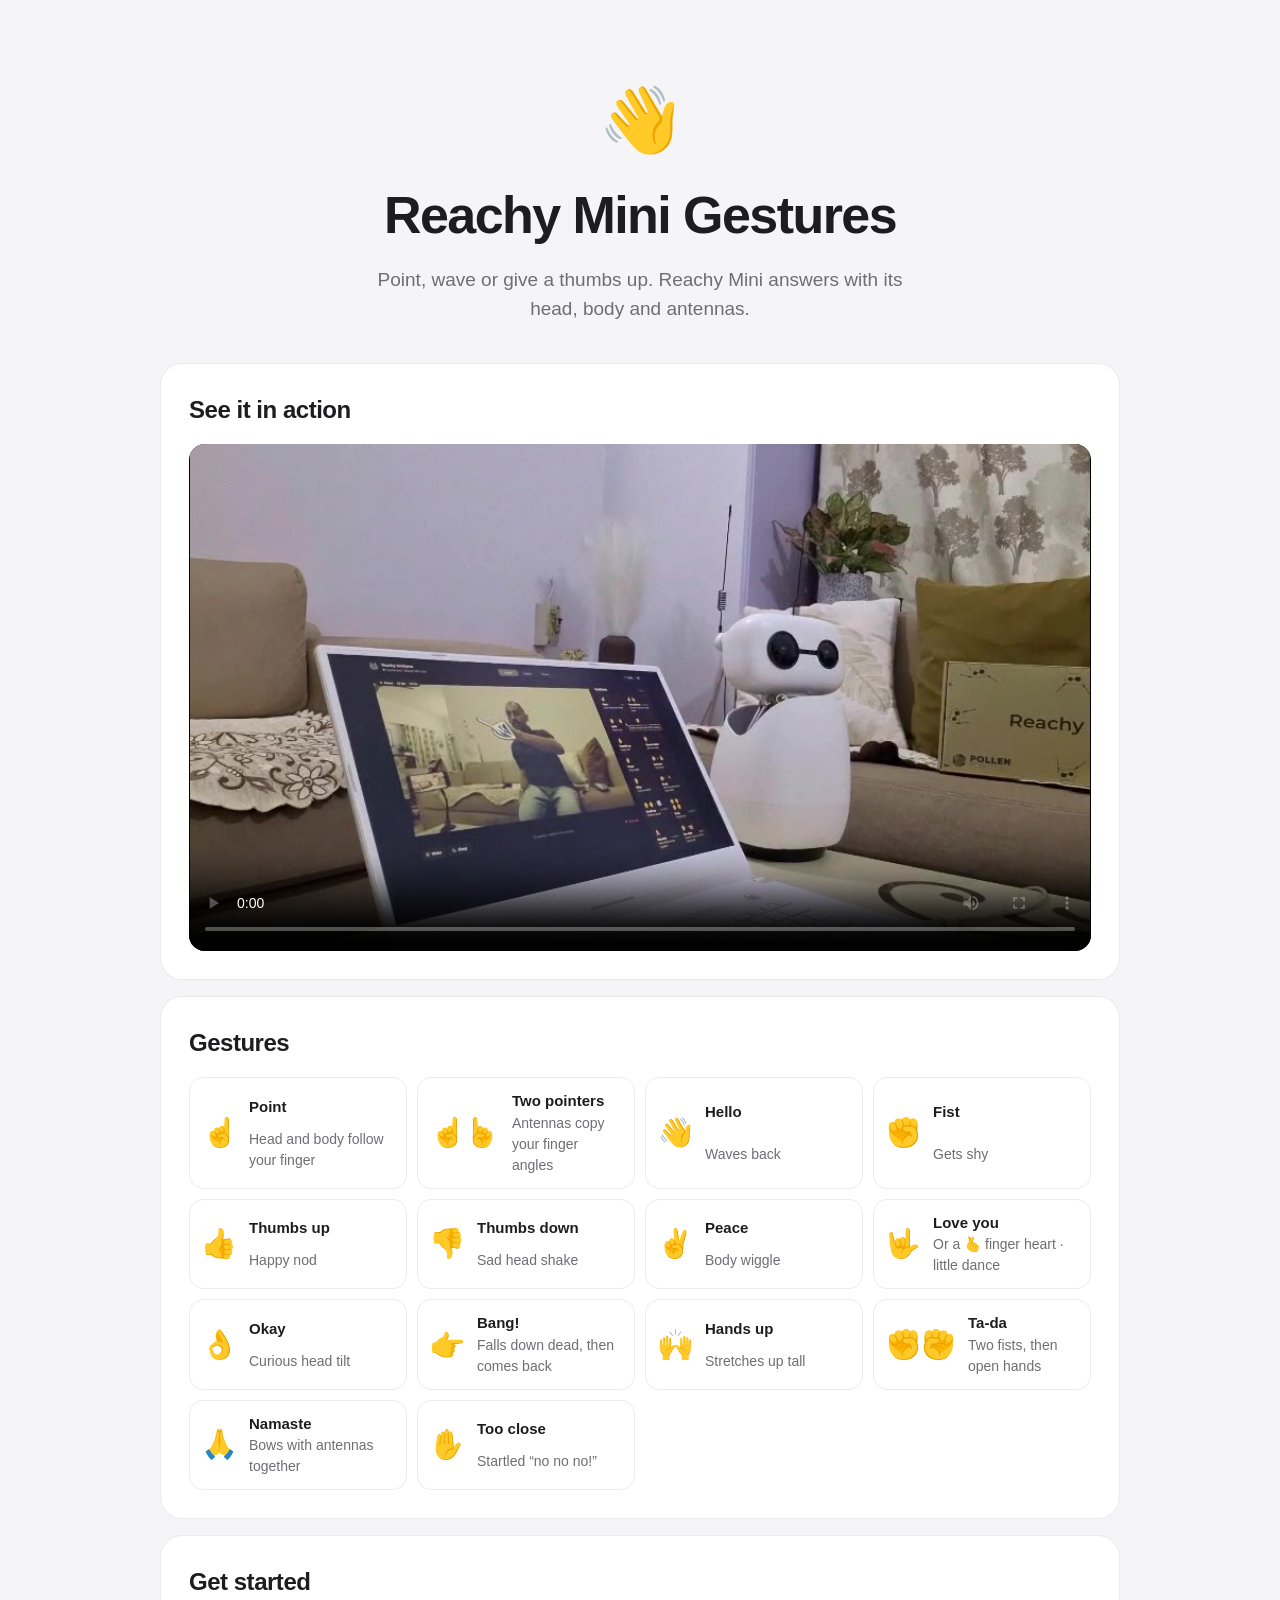
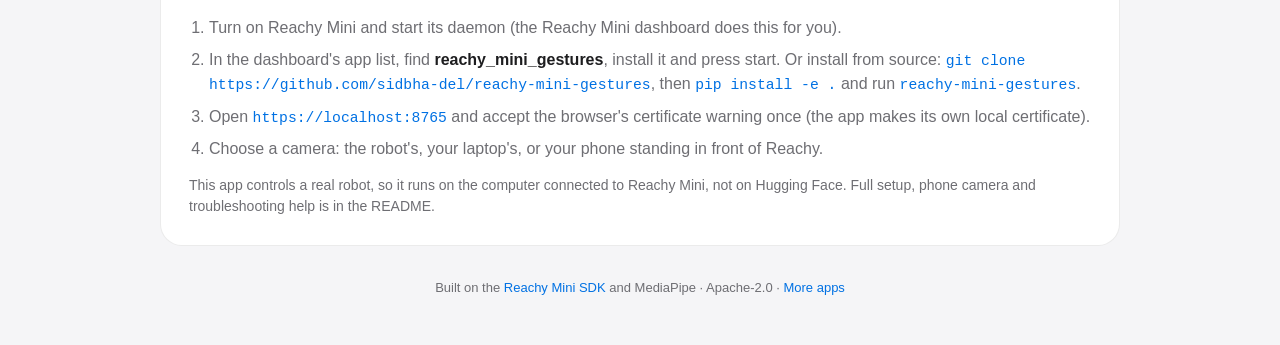
<file: index.html>
<!doctype html>
<html lang="en">
<head>
  <meta charset="utf-8" />
  <meta name="viewport" content="width=device-width, initial-scale=1" />
  <title>Reachy Mini Gestures</title>
  <link rel="stylesheet" href="style.css" />
</head>
<body>
  <header class="hero">
    <div class="app-icon" aria-hidden="true">👋</div>
    <h1>Reachy Mini Gestures</h1>
    <p class="tagline">Point, wave or give a thumbs up. Reachy Mini answers with its head, body and antennas.</p>
  </header>

  <main class="container">
    <section class="card demo">
      <h2>See it in action</h2>
      <video controls playsinline preload="metadata" poster="media/demo-poster.jpg">
        <source src="media/demo.mp4" type="video/mp4" />
        Your browser can't play this video. <a href="media/demo.mp4">Download the demo</a>.
      </video>
    </section>

    <section class="card">
      <h2>Gestures</h2>
      <ul class="gestures">
        <li><span>☝️</span><b>Point</b>Head and body follow your finger</li>
        <li><span class="pair">☝️<i>☝️</i></span><b>Two pointers</b>Antennas copy your finger angles</li>
        <li><span>👋</span><b>Hello</b>Waves back</li>
        <li><span>✊</span><b>Fist</b>Gets shy</li>
        <li><span>👍</span><b>Thumbs up</b>Happy nod</li>
        <li><span>👎</span><b>Thumbs down</b>Sad head shake</li>
        <li><span>✌️</span><b>Peace</b>Body wiggle</li>
        <li><span>🤟</span><b>Love you</b>Or a 🫰 finger heart · little dance</li>
        <li><span>👌</span><b>Okay</b>Curious head tilt</li>
        <li><span>👉</span><b>Bang!</b>Falls down dead, then comes back</li>
        <li><span>🙌</span><b>Hands up</b>Stretches up tall</li>
        <li><span class="pair">✊<i>✊</i></span><b>Ta-da</b>Two fists, then open hands</li>
        <li><span>🙏</span><b>Namaste</b>Bows with antennas together</li>
        <li><span>✋</span><b>Too close</b>Startled “no no no!”</li>
      </ul>
    </section>

    <section class="card">
      <h2>Get started</h2>
      <ol class="steps">
        <li>Turn on Reachy Mini and start its daemon (the Reachy Mini dashboard does this for you).</li>
        <li>In the dashboard's app list, find <b>reachy_mini_gestures</b>, install it and press start.
          Or install from source: <code>git clone https://github.com/sidbha-del/reachy-mini-gestures</code>, then <code>pip install -e .</code> and run <code>reachy-mini-gestures</code>.</li>
        <li>Open <code>https://localhost:8765</code> and accept the browser's certificate warning once (the app makes its own local certificate).</li>
        <li>Choose a camera: the robot's, your laptop's, or your phone standing in front of Reachy.</li>
      </ol>
      <p class="note">This app controls a real robot, so it runs on the computer connected to Reachy Mini, not on Hugging Face. Full setup, phone camera and troubleshooting help is in the README.</p>
    </section>
  </main>

  <footer class="footer">
    Built on the <a href="https://github.com/pollen-robotics/reachy_mini" target="_blank" rel="noopener">Reachy Mini SDK</a>
    and MediaPipe · Apache-2.0 ·
    <a href="https://huggingface.co/spaces/pollen-robotics/reachy-mini-landing-page#apps" target="_blank" rel="noopener">More apps</a>
  </footer>
</body>
</html>
</file>
<file: style.css>
* { margin: 0; padding: 0; box-sizing: border-box; }

:root {
  --bg: #f5f5f7;
  --card: #ffffff;
  --text: #1d1d1f;
  --muted: #6e6e73;
  --accent: #0071e3;
  --stroke: rgba(0, 0, 0, 0.08);
}

@media (prefers-color-scheme: dark) {
  :root { --bg: #000; --card: #1c1c1e; --text: #f5f5f7; --muted: #a1a1a6; --accent: #0a84ff; --stroke: rgba(255, 255, 255, 0.1); }
}

body {
  font-family: -apple-system, BlinkMacSystemFont, "SF Pro Text", "Segoe UI", Roboto, sans-serif;
  line-height: 1.5;
  color: var(--text);
  background: var(--bg);
  padding-inline: 16px;
  -webkit-font-smoothing: antialiased;
}

.hero { max-width: 760px; margin: 0 auto; padding: 72px 0 40px; text-align: center; }
.app-icon { font-size: 64px; }
.hero h1 { margin-top: 8px; font-size: clamp(32px, 6vw, 52px); font-weight: 700; letter-spacing: -0.03em; }
.tagline { margin: 12px auto 0; max-width: 560px; font-size: 19px; color: var(--muted); }

.container { max-width: 960px; margin: 0 auto; display: grid; gap: 16px; }
.card { background: var(--card); border: 1px solid var(--stroke); border-radius: 22px; padding: 28px; }
.demo video { display: block; width: 100%; max-width: 100%; aspect-ratio: 16 / 9; border-radius: 16px; background: #000; }
.card h2 { font-size: 24px; letter-spacing: -0.02em; margin-bottom: 16px; }

.gestures { list-style: none; display: grid; grid-template-columns: repeat(auto-fill, minmax(200px, 1fr)); gap: 10px; }
.gestures li { display: grid; grid-template-columns: auto 1fr; column-gap: 12px; align-items: center; padding: 12px; border-radius: 14px; border: 1px solid var(--stroke); color: var(--muted); font-size: 14px; }
.gestures li span { grid-row: span 2; font-size: 28px; }
.gestures li b { color: var(--text); font-size: 15px; }
.pair i { display: inline-block; font-style: normal; transform: scaleX(-1); }

.steps { padding-left: 20px; display: grid; gap: 8px; color: var(--muted); }
.steps b { color: var(--text); }
.note { margin-top: 14px; font-size: 14px; color: var(--muted); }
code { word-break: break-word; font-family: "SF Mono", ui-monospace, Menlo, Consolas, monospace; font-size: 0.92em; color: var(--accent); }

.footer { max-width: 960px; margin: 0 auto; padding: 32px 0 48px; text-align: center; font-size: 13px; color: var(--muted); }
.footer a { color: var(--accent); text-decoration: none; }
.footer a:hover { text-decoration: underline; }
</file>
